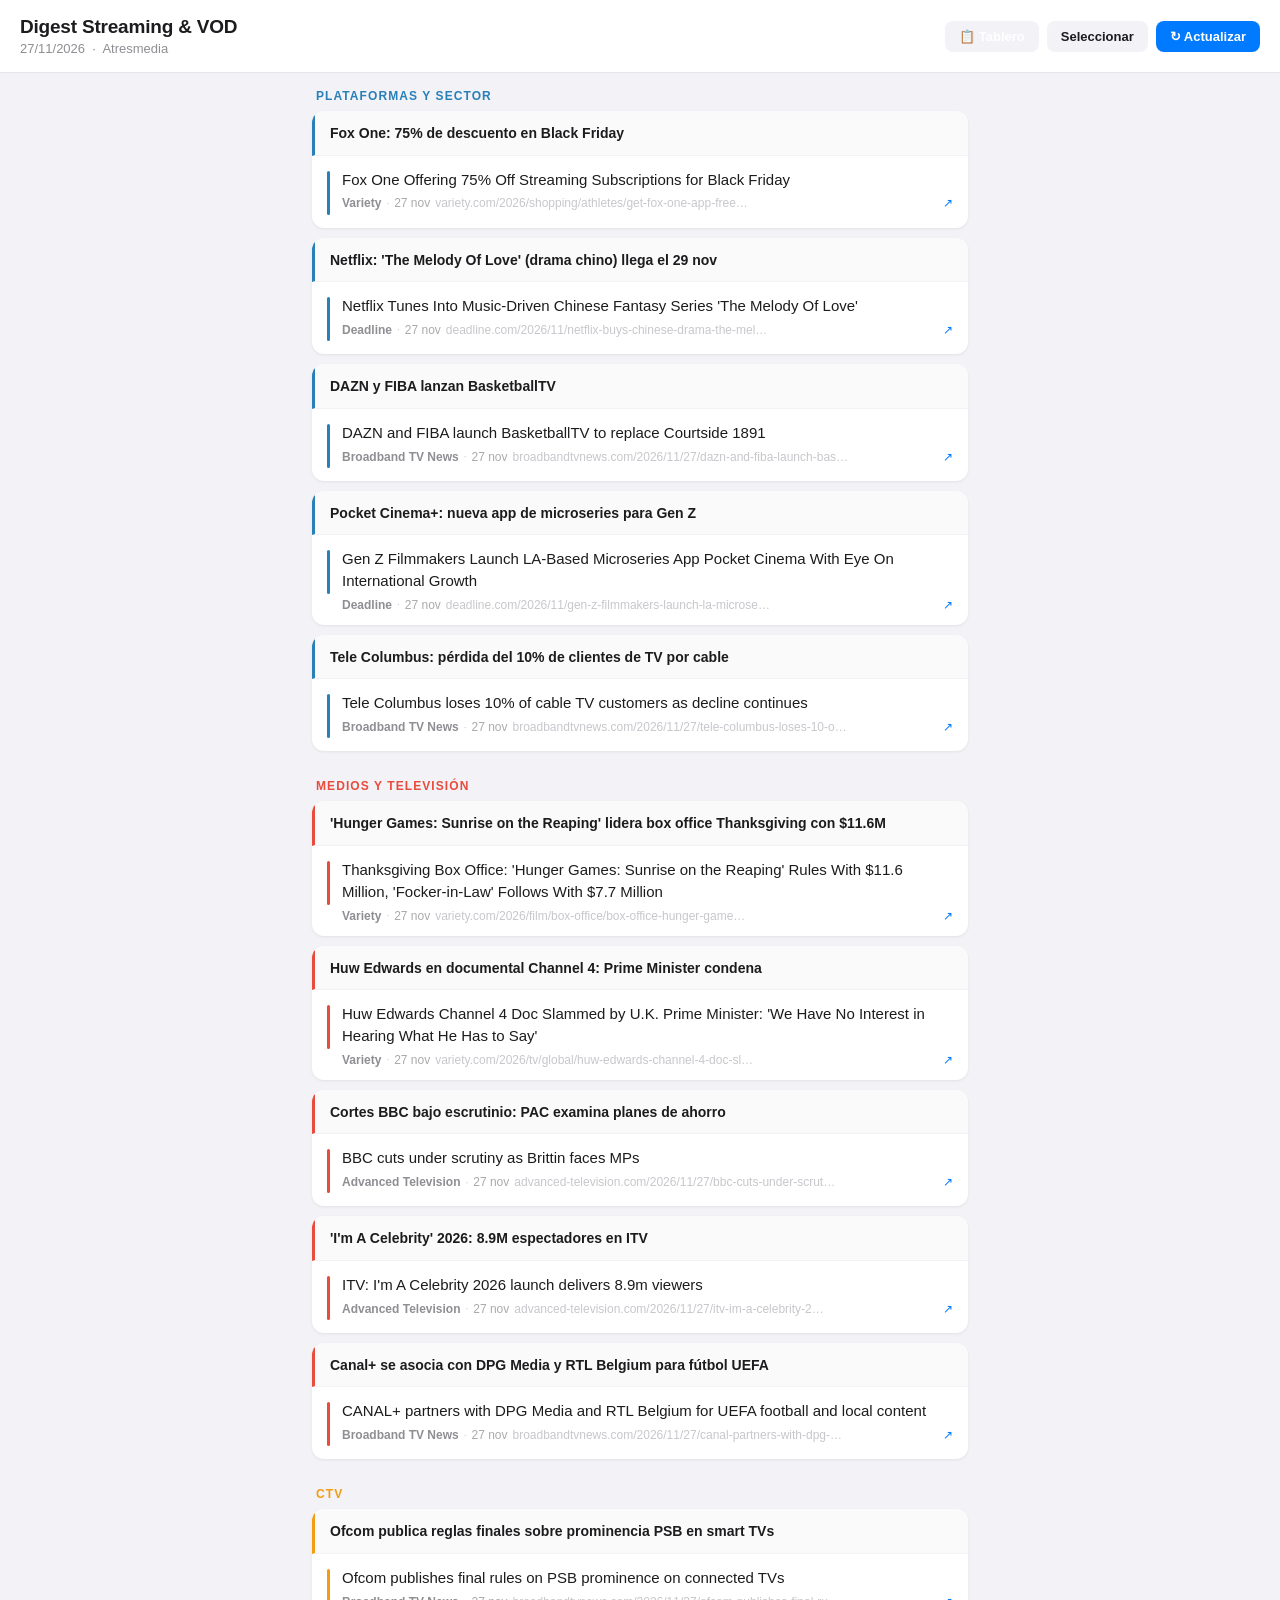
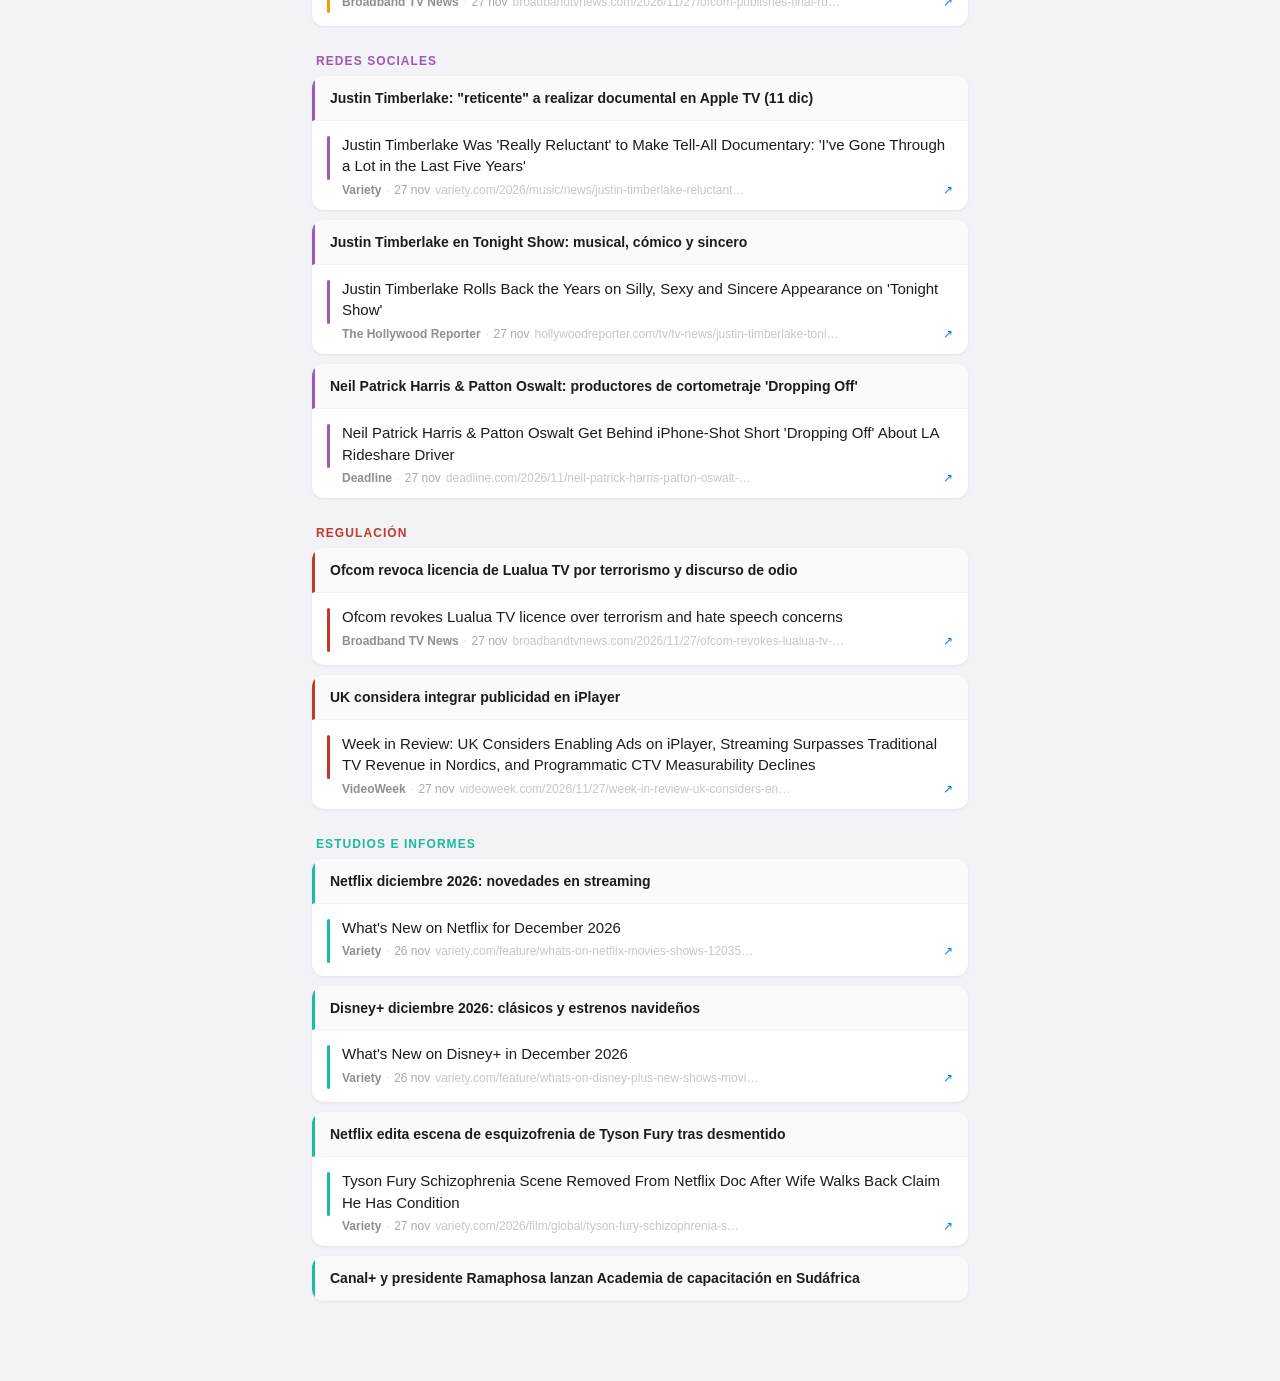
<file: index.html>
<!DOCTYPE html>
<html lang="es">
<head>
<meta charset="UTF-8">
<meta name="viewport" content="width=device-width, initial-scale=1.0">
<title>Digest Streaming &amp; VOD — Atresmedia</title>
<style>
*{box-sizing:border-box;margin:0;padding:0}
body{font-family:-apple-system,BlinkMacSystemFont,'Segoe UI',Helvetica,Arial,sans-serif;background:#f2f2f7;color:#1c1c1e;font-size:16px}
a{color:inherit;text-decoration:none}
.container{max-width:680px;margin:0 auto;padding:16px 0 52px}
.section{margin-bottom:28px}
.section-label{font-size:12px;font-weight:700;letter-spacing:.09em;color:#8e8e93;text-transform:uppercase;padding:0 16px 8px}
.group{background:#fff;border-radius:12px;overflow:hidden;margin:0 12px 10px;box-shadow:0 1px 3px rgba(0,0,0,.07)}
.group-title{font-size:14px;font-weight:600;color:#1c1c1e;padding:13px 15px 11px;border-bottom:1px solid #f2f2f7;line-height:1.4;background:#fafafa;border-left-width:3px;border-left-style:solid}
.card{display:flex;align-items:flex-start;gap:12px;padding:13px 15px;border-bottom:1px solid #f2f2f7;cursor:pointer;transition:background .1s}
.card:last-child{border-bottom:none}
.card:hover{background:#f9f9f9}
.card.selected{background:#e8f4f8}
.card-accent{width:3px;min-height:44px;border-radius:2px;flex-shrink:0;margin-top:2px}
.card-body{flex:1;min-width:0}
.card-title{font-size:15px;font-weight:500;line-height:1.45;color:#1c1c1e;margin-bottom:6px}
.card-meta{display:flex;align-items:center;gap:5px;overflow:hidden}
.card-source{font-size:12px;font-weight:600;color:#8e8e93;flex-shrink:0}
.card-sep{font-size:10px;color:#c7c7cc;flex-shrink:0}
.card-url{font-size:12px;color:#c7c7cc;white-space:nowrap;overflow:hidden;text-overflow:ellipsis}
.card-date{font-size:12px;color:#aaaaaa;flex-shrink:0}
.card-ext{font-size:12px;color:#007aff;margin-left:auto;flex-shrink:0;padding-left:8px}
.card-check{display:none;width:20px;height:20px;border-radius:50%;border:2px solid #c7c7cc;flex-shrink:0;align-self:center;transition:all .15s}
body.select-mode .card-check{display:flex;align-items:center;justify-content:center}
.card.selected .card-check{background:#007aff;border-color:#007aff}
.card.selected .card-check::after{content:"✓";color:#fff;font-size:11px;font-weight:700}
.analysis{background:#fff;border-radius:12px;margin:0 12px;box-shadow:0 1px 3px rgba(0,0,0,.07);overflow:hidden}
.analysis-header{background:#1c1c1e;color:#fff;padding:12px 15px;font-size:12px;font-weight:700;letter-spacing:.08em;text-transform:uppercase}
.analysis-row{padding:13px 15px;border-bottom:1px solid #f2f2f7}
.analysis-row:last-child{border-bottom:none}
.analysis-label{font-size:12px;font-weight:700;color:#007aff;text-transform:uppercase;letter-spacing:.04em;margin-bottom:5px}
.analysis-text{font-size:14px;color:#3a3a3c;line-height:1.6}
.btn-update{display:inline-flex;align-items:center;gap:5px;padding:8px 14px;background:#007aff;color:#fff;border:none;border-radius:8px;font-size:13px;font-weight:600;cursor:pointer;white-space:nowrap;flex-shrink:0;transition:opacity .15s;text-decoration:none}
.btn-update:hover{opacity:.85}
.btn-update:disabled{opacity:.5;cursor:default}
.btn-select{background:#f2f2f7;color:#1c1c1e}
.btn-select.active{background:#007aff;color:#fff}
body.select-mode .card{user-select:none}
body.select-mode .card:hover{background:#f0f6ff}
.save-bar{position:fixed;bottom:0;left:0;right:0;background:#fff;border-top:1px solid #e5e5ea;padding:12px 20px;display:none;align-items:center;justify-content:space-between;gap:12px;z-index:20;box-shadow:0 -2px 12px rgba(0,0,0,.08)}
.save-bar.visible{display:flex}
.save-bar-text{font-size:14px;color:#3a3a3c;font-weight:500}
.btn-save{background:#007aff;color:#fff;padding:10px 20px;border:none;border-radius:10px;font-size:14px;font-weight:600;cursor:pointer}
.btn-save:disabled{opacity:.5;cursor:default}
.toast{position:fixed;bottom:80px;left:50%;transform:translateX(-50%);background:#1c1c1e;color:#fff;padding:10px 20px;border-radius:10px;font-size:14px;font-weight:500;opacity:0;transition:opacity .25s;pointer-events:none;z-index:100;white-space:nowrap}
.toast.show{opacity:1}
.site-header{background:#fff;border-bottom:1px solid #e5e5ea;padding:16px 20px;position:sticky;top:0;z-index:10;display:flex !important;align-items:center !important;justify-content:space-between !important;gap:12px}
.site-header h1{font-size:19px;font-weight:700;letter-spacing:-.2px}
.site-header p{font-size:13px;color:#8e8e93;margin-top:3px}
</style>
<style>
/* ── Header layout ── */
.site-header{background:#fff;border-bottom:1px solid #e5e5ea;padding:16px 20px;position:sticky;top:0;z-index:10;display:flex !important;align-items:center !important;justify-content:space-between !important;gap:12px}
.site-header h1{font-size:19px;font-weight:700;letter-spacing:-.2px}
.site-header p{font-size:13px;color:#8e8e93;margin-top:3px}
/* ── Botones header ── */
.btn-update{display:inline-flex !important;align-items:center;gap:5px;padding:8px 14px;background:#007aff;color:#fff !important;border:none;border-radius:8px;font-size:13px;font-weight:600;cursor:pointer;white-space:nowrap;flex-shrink:0;transition:opacity .15s;text-decoration:none}
.btn-update:hover{opacity:.85}
.btn-update:disabled{opacity:.5;cursor:default}
.btn-select{background:#f2f2f7 !important;color:#1c1c1e !important}
.btn-select.active{background:#007aff !important;color:#fff !important}
/* ── Modo selección ── */
body.select-mode .card{user-select:none}
body.select-mode .card:hover{background:#f0f6ff}
.card-check{display:none;width:20px;height:20px;border-radius:50%;border:2px solid #c7c7cc;flex-shrink:0;align-self:center;transition:all .15s}
body.select-mode .card-check{display:flex;align-items:center;justify-content:center}
.card.selected .card-check{background:#007aff;border-color:#007aff}
.card.selected .card-check::after{content:"✓";color:#fff;font-size:11px;font-weight:700}
.card.selected{background:#f0f6ff}
/* ── Barra inferior guardar ── */
.save-bar{position:fixed;bottom:0;left:0;right:0;background:#fff;border-top:1px solid #e5e5ea;padding:12px 20px;display:none;align-items:center;justify-content:space-between;gap:12px;z-index:20;box-shadow:0 -2px 12px rgba(0,0,0,.08)}
.save-bar.visible{display:flex}
.save-bar-text{font-size:14px;color:#3a3a3c;font-weight:500}
.btn-save{background:#007aff;color:#fff;padding:10px 20px;border:none;border-radius:10px;font-size:14px;font-weight:600;cursor:pointer}
.btn-save:disabled{opacity:.5;cursor:default}
/* ── Toast ── */
.toast{position:fixed;bottom:80px;left:50%;transform:translateX(-50%);background:#1c1c1e;color:#fff;padding:10px 20px;border-radius:10px;font-size:14px;font-weight:500;opacity:0;transition:opacity .25s;pointer-events:none;z-index:100;white-space:nowrap}
.toast.show{opacity:1}
</style>
</head>
<body>
<div class="site-header">
  <div>
    <h1>Digest Streaming &amp; VOD</h1>
    <p>27/11/2026 &nbsp;·&nbsp; Atresmedia</p>
  </div>
  <div style="display:flex;gap:8px;flex-shrink:0">
    <a href="board.html" class="btn-update" style="background:#f2f2f7;color:#1c1c1e">📋 Tablero</a>
    <button class="btn-update btn-select" id="btn-select" onclick="toggleSelect()">Seleccionar</button>
    <button class="btn-update" id="update-btn" onclick="triggerUpdate()">↻ Actualizar</button>
  </div>
</div>
<div class="save-bar" id="save-bar">
  <span class="save-bar-text" id="save-bar-text">0 noticias seleccionadas</span>
  <button class="btn-save" id="btn-save" onclick="saveToBoard()" disabled>Guardar en tablero →</button>
</div>
<div class="toast" id="toast"></div>


<div class="save-bar" id="save-bar">
<span class="save-bar-text" id="save-bar-text">0 noticias seleccionadas</span>
<button class="btn-save" id="btn-save" onclick="saveToBoard()" disabled>Guardar en tablero →</button>
</div>
<div class="toast" id="toast"></div>

<div class="container">

<div class="section">
<div class="section-label" style="color:#2980b9">PLATAFORMAS Y SECTOR</div>

<div class="group">
<div class="group-title" style="border-left:3px solid #2980b9">Fox One: 75% de descuento en Black Friday</div>
<a class="card" href="https://variety.com/2026/shopping/athletes/get-fox-one-app-free-trial-streaming-offer-online-deal-1236779147/" target="_blank" rel="noopener">
<div class="card-accent" style="background:#2980b9"></div>
<div class="card-body">
<div class="card-title">Fox One Offering 75% Off Streaming Subscriptions for Black Friday</div>
<div class="card-meta">
<span class="card-source">Variety</span>
<span class="card-sep">·</span>
<span class="card-date">27 nov</span>
<span class="card-url">variety.com/2026/shopping/athletes/get-fox-one-app-free…</span>
<span class="card-ext">↗</span>
</div>
</div>
<div class="card-check"></div>
</a>
</div>

<div class="group">
<div class="group-title" style="border-left:3px solid #2980b9">Netflix: 'The Melody Of Love' (drama chino) llega el 29 nov</div>
<a class="card" href="https://deadline.com/2026/11/netflix-buys-chinese-drama-the-melody-of-love-release-date-1237234243/" target="_blank" rel="noopener">
<div class="card-accent" style="background:#2980b9"></div>
<div class="card-body">
<div class="card-title">Netflix Tunes Into Music-Driven Chinese Fantasy Series 'The Melody Of Love'</div>
<div class="card-meta">
<span class="card-source">Deadline</span>
<span class="card-sep">·</span>
<span class="card-date">27 nov</span>
<span class="card-url">deadline.com/2026/11/netflix-buys-chinese-drama-the-mel…</span>
<span class="card-ext">↗</span>
</div>
</div>
<div class="card-check"></div>
</a>
</div>

<div class="group">
<div class="group-title" style="border-left:3px solid #2980b9">DAZN y FIBA lanzan BasketballTV</div>
<a class="card" href="https://www.broadbandtvnews.com/2026/11/27/dazn-and-fiba-launch-basketballtv-to-replace-courtside-1891/" target="_blank" rel="noopener">
<div class="card-accent" style="background:#2980b9"></div>
<div class="card-body">
<div class="card-title">DAZN and FIBA launch BasketballTV to replace Courtside 1891</div>
<div class="card-meta">
<span class="card-source">Broadband TV News</span>
<span class="card-sep">·</span>
<span class="card-date">27 nov</span>
<span class="card-url">broadbandtvnews.com/2026/11/27/dazn-and-fiba-launch-bas…</span>
<span class="card-ext">↗</span>
</div>
</div>
<div class="card-check"></div>
</a>
</div>

<div class="group">
<div class="group-title" style="border-left:3px solid #2980b9">Pocket Cinema+: nueva app de microseries para Gen Z</div>
<a class="card" href="https://deadline.com/2026/11/gen-z-filmmakers-launch-la-based-microseries-app-pocket-cinema-with-eye-on-international-growth-1237234224/" target="_blank" rel="noopener">
<div class="card-accent" style="background:#2980b9"></div>
<div class="card-body">
<div class="card-title">Gen Z Filmmakers Launch LA-Based Microseries App Pocket Cinema With Eye On International Growth</div>
<div class="card-meta">
<span class="card-source">Deadline</span>
<span class="card-sep">·</span>
<span class="card-date">27 nov</span>
<span class="card-url">deadline.com/2026/11/gen-z-filmmakers-launch-la-microse…</span>
<span class="card-ext">↗</span>
</div>
</div>
<div class="card-check"></div>
</a>
</div>

<div class="group">
<div class="group-title" style="border-left:3px solid #2980b9">Tele Columbus: pérdida del 10% de clientes de TV por cable</div>
<a class="card" href="https://www.broadbandtvnews.com/2026/11/27/tele-columbus-loses-10-of-cable-tv-customers-as-decline-continues/" target="_blank" rel="noopener">
<div class="card-accent" style="background:#2980b9"></div>
<div class="card-body">
<div class="card-title">Tele Columbus loses 10% of cable TV customers as decline continues</div>
<div class="card-meta">
<span class="card-source">Broadband TV News</span>
<span class="card-sep">·</span>
<span class="card-date">27 nov</span>
<span class="card-url">broadbandtvnews.com/2026/11/27/tele-columbus-loses-10-o…</span>
<span class="card-ext">↗</span>
</div>
</div>
<div class="card-check"></div>
</a>
</div>

</div>

<div class="section">
<div class="section-label" style="color:#e74c3c">MEDIOS Y TELEVISIÓN</div>

<div class="group">
<div class="group-title" style="border-left:3px solid #e74c3c">'Hunger Games: Sunrise on the Reaping' lidera box office Thanksgiving con $11.6M</div>
<a class="card" href="https://variety.com/2026/film/box-office/box-office-hunger-games-sunrise-reaping-thanksgiving-1236959537/" target="_blank" rel="noopener">
<div class="card-accent" style="background:#e74c3c"></div>
<div class="card-body">
<div class="card-title">Thanksgiving Box Office: 'Hunger Games: Sunrise on the Reaping' Rules With $11.6 Million, 'Focker-in-Law' Follows With $7.7 Million</div>
<div class="card-meta">
<span class="card-source">Variety</span>
<span class="card-sep">·</span>
<span class="card-date">27 nov</span>
<span class="card-url">variety.com/2026/film/box-office/box-office-hunger-game…</span>
<span class="card-ext">↗</span>
</div>
</div>
<div class="card-check"></div>
</a>
</div>

<div class="group">
<div class="group-title" style="border-left:3px solid #e74c3c">Huw Edwards en documental Channel 4: Prime Minister condena</div>
<a class="card" href="https://variety.com/2026/tv/global/huw-edwards-channel-4-doc-slammed-uk-prime-minister-1236959473/" target="_blank" rel="noopener">
<div class="card-accent" style="background:#e74c3c"></div>
<div class="card-body">
<div class="card-title">Huw Edwards Channel 4 Doc Slammed by U.K. Prime Minister: 'We Have No Interest in Hearing What He Has to Say'</div>
<div class="card-meta">
<span class="card-source">Variety</span>
<span class="card-sep">·</span>
<span class="card-date">27 nov</span>
<span class="card-url">variety.com/2026/tv/global/huw-edwards-channel-4-doc-sl…</span>
<span class="card-ext">↗</span>
</div>
</div>
<div class="card-check"></div>
</a>
</div>

<div class="group">
<div class="group-title" style="border-left:3px solid #e74c3c">Cortes BBC bajo escrutinio: PAC examina planes de ahorro</div>
<a class="card" href="https://www.advanced-television.com/2026/11/27/bbc-cuts-under-scrutiny-as-brittin-faces-mps/" target="_blank" rel="noopener">
<div class="card-accent" style="background:#e74c3c"></div>
<div class="card-body">
<div class="card-title">BBC cuts under scrutiny as Brittin faces MPs</div>
<div class="card-meta">
<span class="card-source">Advanced Television</span>
<span class="card-sep">·</span>
<span class="card-date">27 nov</span>
<span class="card-url">advanced-television.com/2026/11/27/bbc-cuts-under-scrut…</span>
<span class="card-ext">↗</span>
</div>
</div>
<div class="card-check"></div>
</a>
</div>

<div class="group">
<div class="group-title" style="border-left:3px solid #e74c3c">'I'm A Celebrity' 2026: 8.9M espectadores en ITV</div>
<a class="card" href="https://www.advanced-television.com/2026/11/27/itv-im-a-celebrity-2026-launch-delivers-8-9m-viewers/" target="_blank" rel="noopener">
<div class="card-accent" style="background:#e74c3c"></div>
<div class="card-body">
<div class="card-title">ITV: I'm A Celebrity 2026 launch delivers 8.9m viewers</div>
<div class="card-meta">
<span class="card-source">Advanced Television</span>
<span class="card-sep">·</span>
<span class="card-date">27 nov</span>
<span class="card-url">advanced-television.com/2026/11/27/itv-im-a-celebrity-2…</span>
<span class="card-ext">↗</span>
</div>
</div>
<div class="card-check"></div>
</a>
</div>

<div class="group">
<div class="group-title" style="border-left:3px solid #e74c3c">Canal+ se asocia con DPG Media y RTL Belgium para fútbol UEFA</div>
<a class="card" href="https://www.broadbandtvnews.com/2026/11/27/canal-partners-with-dpg-media-and-rtl-belgium-for-uefa-football-and-local-content/" target="_blank" rel="noopener">
<div class="card-accent" style="background:#e74c3c"></div>
<div class="card-body">
<div class="card-title">CANAL+ partners with DPG Media and RTL Belgium for UEFA football and local content</div>
<div class="card-meta">
<span class="card-source">Broadband TV News</span>
<span class="card-sep">·</span>
<span class="card-date">27 nov</span>
<span class="card-url">broadbandtvnews.com/2026/11/27/canal-partners-with-dpg-…</span>
<span class="card-ext">↗</span>
</div>
</div>
<div class="card-check"></div>
</a>
</div>

</div>

<div class="section">
<div class="section-label" style="color:#f39c12">CTV</div>

<div class="group">
<div class="group-title" style="border-left:3px solid #f39c12">Ofcom publica reglas finales sobre prominencia PSB en smart TVs</div>
<a class="card" href="https://www.broadbandtvnews.com/2026/11/27/ofcom-publishes-final-rules-on-psb-prominence-on-connected-tvs/" target="_blank" rel="noopener">
<div class="card-accent" style="background:#f39c12"></div>
<div class="card-body">
<div class="card-title">Ofcom publishes final rules on PSB prominence on connected TVs</div>
<div class="card-meta">
<span class="card-source">Broadband TV News</span>
<span class="card-sep">·</span>
<span class="card-date">27 nov</span>
<span class="card-url">broadbandtvnews.com/2026/11/27/ofcom-publishes-final-ru…</span>
<span class="card-ext">↗</span>
</div>
</div>
<div class="card-check"></div>
</a>
</div>

</div>

<div class="section">
<div class="section-label" style="color:#9b59b6">REDES SOCIALES</div>

<div class="group">
<div class="group-title" style="border-left:3px solid #9b59b6">Justin Timberlake: "reticente" a realizar documental en Apple TV (11 dic)</div>
<a class="card" href="https://variety.com/2026/music/news/justin-timberlake-reluctant-doc-big-revelations-1236959282/" target="_blank" rel="noopener">
<div class="card-accent" style="background:#9b59b6"></div>
<div class="card-body">
<div class="card-title">Justin Timberlake Was 'Really Reluctant' to Make Tell-All Documentary: 'I've Gone Through a Lot in the Last Five Years'</div>
<div class="card-meta">
<span class="card-source">Variety</span>
<span class="card-sep">·</span>
<span class="card-date">27 nov</span>
<span class="card-url">variety.com/2026/music/news/justin-timberlake-reluctant…</span>
<span class="card-ext">↗</span>
</div>
</div>
<div class="card-check"></div>
</a>
</div>

<div class="group">
<div class="group-title" style="border-left:3px solid #9b59b6">Justin Timberlake en Tonight Show: musical, cómico y sincero</div>
<a class="card" href="https://www.hollywoodreporter.com/tv/tv-news/justin-timberlake-tonight-show-medley-documentary-series-tv-1236764103/" target="_blank" rel="noopener">
<div class="card-accent" style="background:#9b59b6"></div>
<div class="card-body">
<div class="card-title">Justin Timberlake Rolls Back the Years on Silly, Sexy and Sincere Appearance on 'Tonight Show'</div>
<div class="card-meta">
<span class="card-source">The Hollywood Reporter</span>
<span class="card-sep">·</span>
<span class="card-date">27 nov</span>
<span class="card-url">hollywoodreporter.com/tv/tv-news/justin-timberlake-toni…</span>
<span class="card-ext">↗</span>
</div>
</div>
<div class="card-check"></div>
</a>
</div>

<div class="group">
<div class="group-title" style="border-left:3px solid #9b59b6">Neil Patrick Harris &amp; Patton Oswalt: productores de cortometraje 'Dropping Off'</div>
<a class="card" href="https://deadline.com/2026/11/neil-patrick-harris-patton-oswalt-back-short-dropping-off-1237234254/" target="_blank" rel="noopener">
<div class="card-accent" style="background:#9b59b6"></div>
<div class="card-body">
<div class="card-title">Neil Patrick Harris & Patton Oswalt Get Behind iPhone-Shot Short 'Dropping Off' About LA Rideshare Driver</div>
<div class="card-meta">
<span class="card-source">Deadline</span>
<span class="card-sep">·</span>
<span class="card-date">27 nov</span>
<span class="card-url">deadline.com/2026/11/neil-patrick-harris-patton-oswalt-…</span>
<span class="card-ext">↗</span>
</div>
</div>
<div class="card-check"></div>
</a>
</div>

</div>

<div class="section">
<div class="section-label" style="color:#c0392b">REGULACIÓN</div>

<div class="group">
<div class="group-title" style="border-left:3px solid #c0392b">Ofcom revoca licencia de Lualua TV por terrorismo y discurso de odio</div>
<a class="card" href="https://www.broadbandtvnews.com/2026/11/27/ofcom-revokes-lualua-tv-licence-over-terrorism-and-hate-speech-concerns/" target="_blank" rel="noopener">
<div class="card-accent" style="background:#c0392b"></div>
<div class="card-body">
<div class="card-title">Ofcom revokes Lualua TV licence over terrorism and hate speech concerns</div>
<div class="card-meta">
<span class="card-source">Broadband TV News</span>
<span class="card-sep">·</span>
<span class="card-date">27 nov</span>
<span class="card-url">broadbandtvnews.com/2026/11/27/ofcom-revokes-lualua-tv-…</span>
<span class="card-ext">↗</span>
</div>
</div>
<div class="card-check"></div>
</a>
</div>

<div class="group">
<div class="group-title" style="border-left:3px solid #c0392b">UK considera integrar publicidad en iPlayer</div>
<a class="card" href="https://videoweek.com/2026/11/27/week-in-review-uk-considers-enabling-ads-on-iplayer-streaming-surpasses-traditional-tv-revenue-in-nordics-and-programmatic-ctv-measurability-declines/" target="_blank" rel="noopener">
<div class="card-accent" style="background:#c0392b"></div>
<div class="card-body">
<div class="card-title">Week in Review: UK Considers Enabling Ads on iPlayer, Streaming Surpasses Traditional TV Revenue in Nordics, and Programmatic CTV Measurability Declines</div>
<div class="card-meta">
<span class="card-source">VideoWeek</span>
<span class="card-sep">·</span>
<span class="card-date">27 nov</span>
<span class="card-url">videoweek.com/2026/11/27/week-in-review-uk-considers-en…</span>
<span class="card-ext">↗</span>
</div>
</div>
<div class="card-check"></div>
</a>
</div>

</div>

<div class="section">
<div class="section-label" style="color:#1abc9c">ESTUDIOS E INFORMES</div>

<div class="group">
<div class="group-title" style="border-left:3px solid #1abc9c">Netflix diciembre 2026: novedades en streaming</div>
<a class="card" href="https://variety.com/feature/whats-on-netflix-movies-shows-1203517873/" target="_blank" rel="noopener">
<div class="card-accent" style="background:#1abc9c"></div>
<div class="card-body">
<div class="card-title">What's New on Netflix for December 2026</div>
<div class="card-meta">
<span class="card-source">Variety</span>
<span class="card-sep">·</span>
<span class="card-date">26 nov</span>
<span class="card-url">variety.com/feature/whats-on-netflix-movies-shows-12035…</span>
<span class="card-ext">↗</span>
</div>
</div>
<div class="card-check"></div>
</a>
</div>

<div class="group">
<div class="group-title" style="border-left:3px solid #1abc9c">Disney+ diciembre 2026: clásicos y estrenos navideños</div>
<a class="card" href="https://variety.com/feature/whats-on-disney-plus-new-shows-movies-1203517920/" target="_blank" rel="noopener">
<div class="card-accent" style="background:#1abc9c"></div>
<div class="card-body">
<div class="card-title">What's New on Disney+ in December 2026</div>
<div class="card-meta">
<span class="card-source">Variety</span>
<span class="card-sep">·</span>
<span class="card-date">26 nov</span>
<span class="card-url">variety.com/feature/whats-on-disney-plus-new-shows-movi…</span>
<span class="card-ext">↗</span>
</div>
</div>
<div class="card-check"></div>
</a>
</div>

<div class="group">
<div class="group-title" style="border-left:3px solid #1abc9c">Netflix edita escena de esquizofrenia de Tyson Fury tras desmentido</div>
<a class="card" href="https://variety.com/2026/film/global/tyson-fury-schizophrenia-scene-removed-from-netflix-doc-1236959492/" target="_blank" rel="noopener">
<div class="card-accent" style="background:#1abc9c"></div>
<div class="card-body">
<div class="card-title">Tyson Fury Schizophrenia Scene Removed From Netflix Doc After Wife Walks Back Claim He Has Condition</div>
<div class="card-meta">
<span class="card-source">Variety</span>
<span class="card-sep">·</span>
<span class="card-date">27 nov</span>
<span class="card-url">variety.com/2026/film/global/tyson-fury-schizophrenia-s…</span>
<span class="card-ext">↗</span>
</div>
</div>
<div class="card-check"></div>
</a>
</div>

<div class="group">
<div class="group-title" style="border-left:3px solid #1abc9c">Canal+ y presidente Ramaphosa lanzan Academia de capacitación en Sudáfrica</div>
<a class="
<script>
/* ── Añadir card-check a todas las cards que no lo tengan ── */
document.querySelectorAll('.card').forEach(function(card) {
  if (!card.querySelector('.card-check')) {
    var chk = document.createElement('div');
    chk.className = 'card-check';
    card.appendChild(chk);
  }
});

/* ── Selección de cards (fase de captura para interceptar el <a> href) ── */
document.addEventListener('click', function(e) {
  var card = e.target.closest('.card');
  if (!card || !document.body.classList.contains('select-mode')) return;
  e.preventDefault();
  card.classList.toggle('selected');
  updateSaveBar();
}, true);

function updateSaveBar() {
  var n   = document.querySelectorAll('.card.selected').length;
  var txt = document.getElementById('save-bar-text');
  var btn = document.getElementById('btn-save');
  var bar = document.getElementById('save-bar');
  if (txt) txt.textContent = n + (n === 1 ? ' noticia seleccionada' : ' noticias seleccionadas');
  if (btn) btn.disabled = n === 0;
  if (bar) bar.classList.toggle('visible', n > 0);
}

function toggleSelect() {
  var active = document.body.classList.toggle('select-mode');
  var btn = document.getElementById('btn-select');
  if (btn) btn.classList.toggle('active', active);
  if (!active) {
    document.querySelectorAll('.card.selected').forEach(function(c) { c.classList.remove('selected'); });
    updateSaveBar();
  }
}

function saveToBoard() {
  var items = [];
  document.querySelectorAll('.card.selected').forEach(function(card) {
    items.push({
      title:  (card.querySelector('.card-title')  || {}).textContent || '',
      url:    card.href || '',
      source: (card.querySelector('.card-source') || {}).textContent || '',
      date:   (card.querySelector('.card-date')   || {}).textContent || '',
      saved:  new Date().toISOString(),
    });
  });
  var board = JSON.parse(localStorage.getItem('digestBoard') || '[]');
  board = items.concat(board);
  localStorage.setItem('digestBoard', JSON.stringify(board));
  showToast(items.length + (items.length === 1 ? ' noticia guardada' : ' noticias guardadas'));
  document.body.classList.remove('select-mode');
  var btn = document.getElementById('btn-select');
  if (btn) btn.classList.remove('active');
  document.querySelectorAll('.card.selected').forEach(function(c) { c.classList.remove('selected'); });
  updateSaveBar();
}

function triggerUpdate() {
  var btn = document.getElementById('update-btn');
  if (btn) { btn.disabled = true; btn.textContent = '↻ Actualizando…'; }
  fetch('https://api.github.com/repos/morenopascual/streaming-digest/actions/workflows/update-digest.yml/dispatches', {
    method: 'POST',
    headers: { 'Accept': 'application/vnd.github.v3+json', 'Content-Type': 'application/json' },
    body: JSON.stringify({ ref: 'main' }),
  }).then(function() {
    showToast('Actualización iniciada — lista en ~2 min');
  }).catch(function() {
    showToast('Recarga la página para ver novedades');
  }).finally(function() {
    setTimeout(function() {
      if (btn) { btn.disabled = false; btn.textContent = '↻ Actualizar'; }
    }, 4000);
  });
}

function showToast(msg) {
  var t = document.getElementById('toast');
  if (!t) return;
  t.textContent = msg;
  t.classList.add('show');
  setTimeout(function() { t.classList.remove('show'); }, 2500);
}
</script>
</file>
